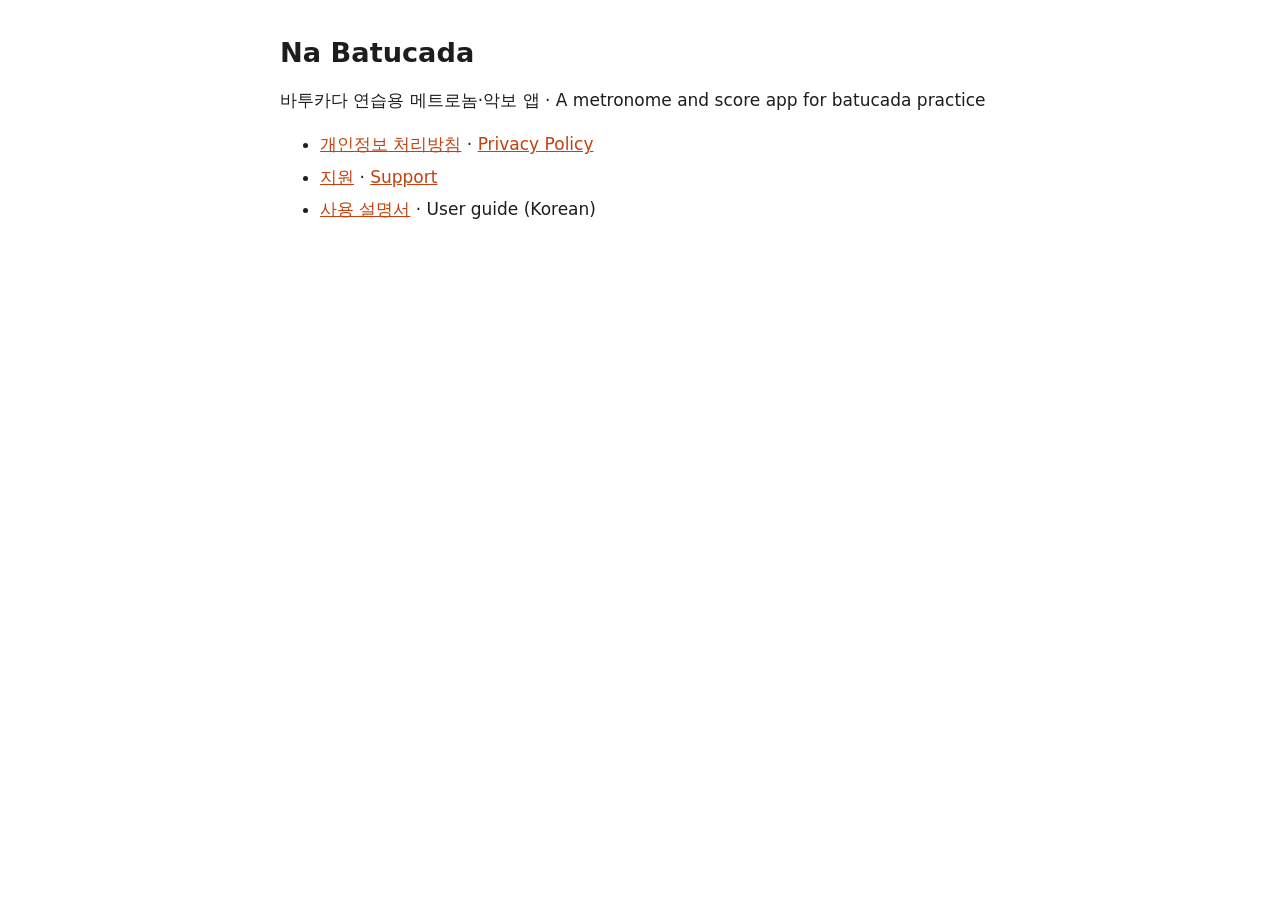
<file: index.html>
<!doctype html>
<html lang="ko">
<head>
<meta charset="utf-8">
<meta name="viewport" content="width=device-width, initial-scale=1">
<title>Na Batucada</title>
<link rel="stylesheet" href="style.css">
</head>
<body>
<main>
<h1>Na Batucada</h1>
<p>바투카다 연습용 메트로놈·악보 앱 · A metronome and score app for batucada practice</p>
<ul>
<li><a href="ko/privacy.html">개인정보 처리방침</a> · <a href="en/privacy.html">Privacy Policy</a></li>
<li><a href="ko/support.html">지원</a> · <a href="en/support.html">Support</a></li>
<li><a href="https://youngiggy.notion.site/Na-Batucada-41e4f502554a81fabba7cfc0841bd794">사용 설명서</a> · User guide (Korean)</li>
</ul>
</main>
</body>
</html>
</file>
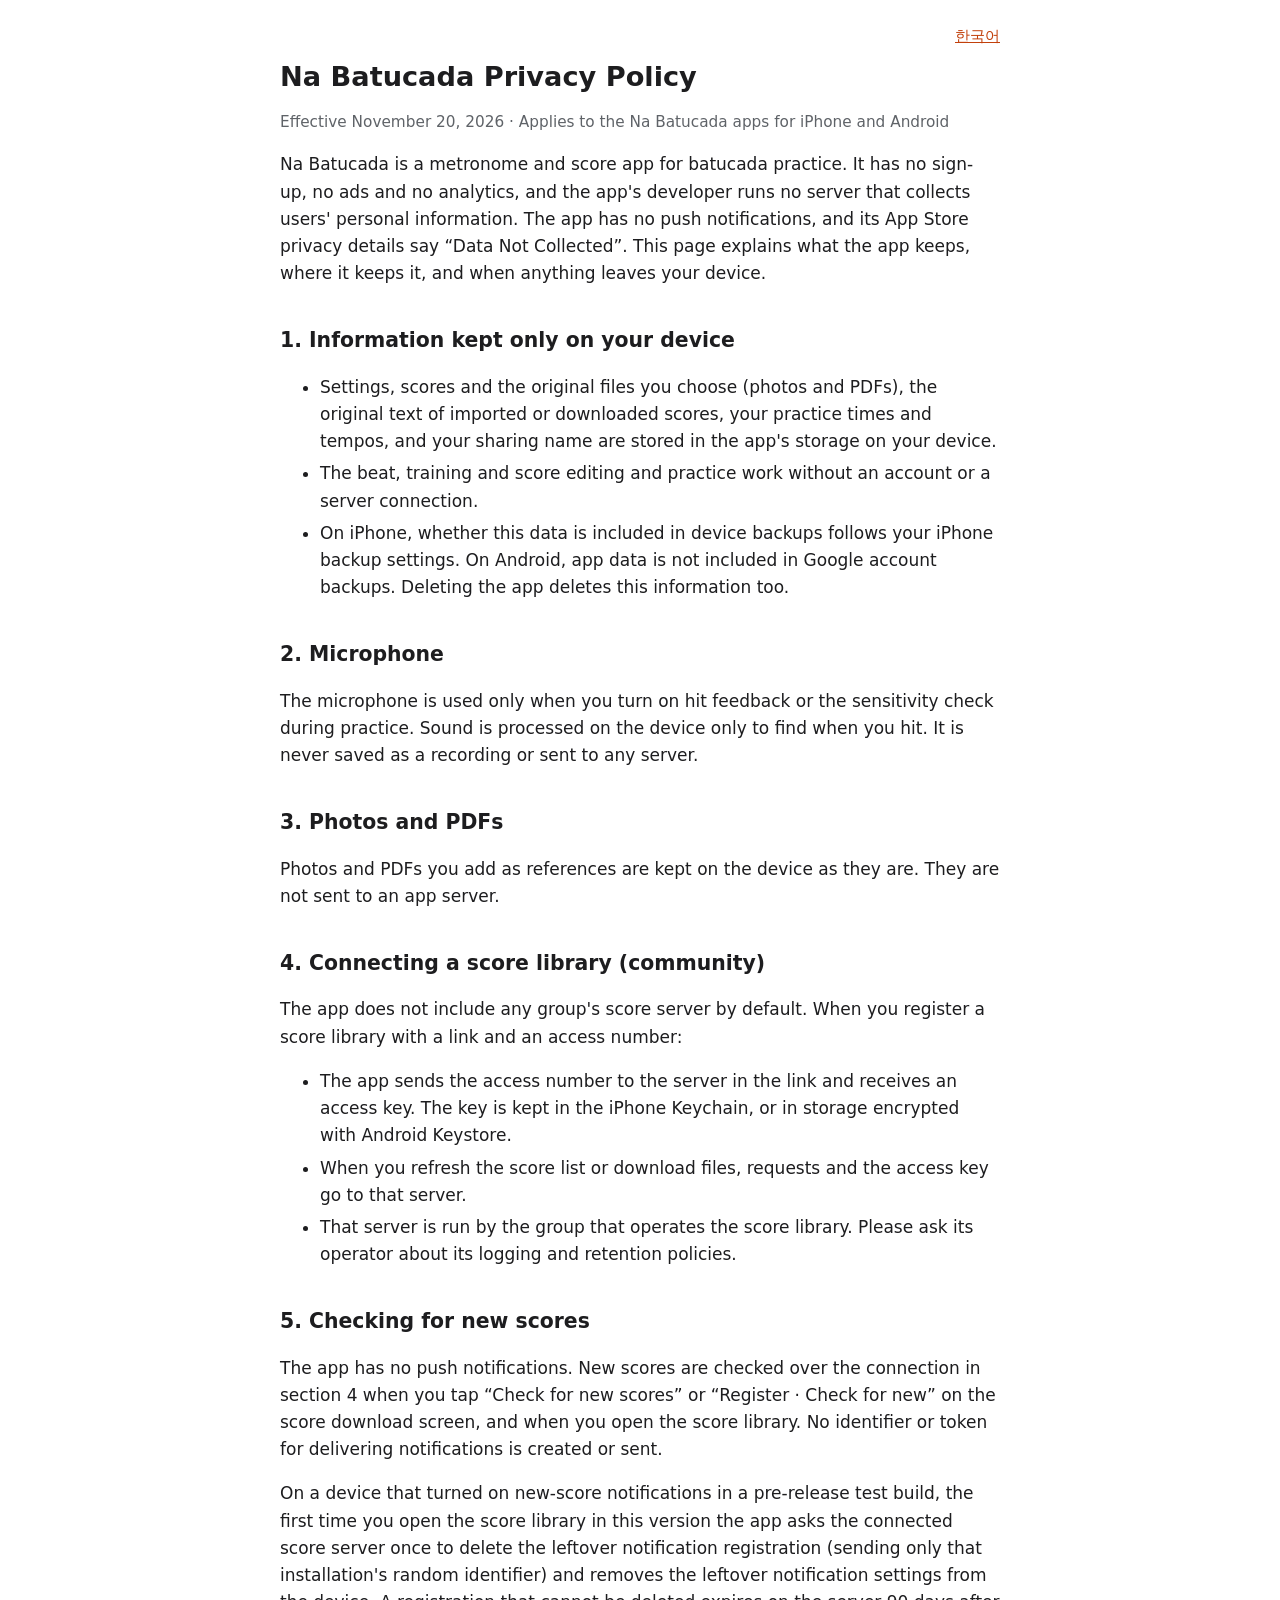
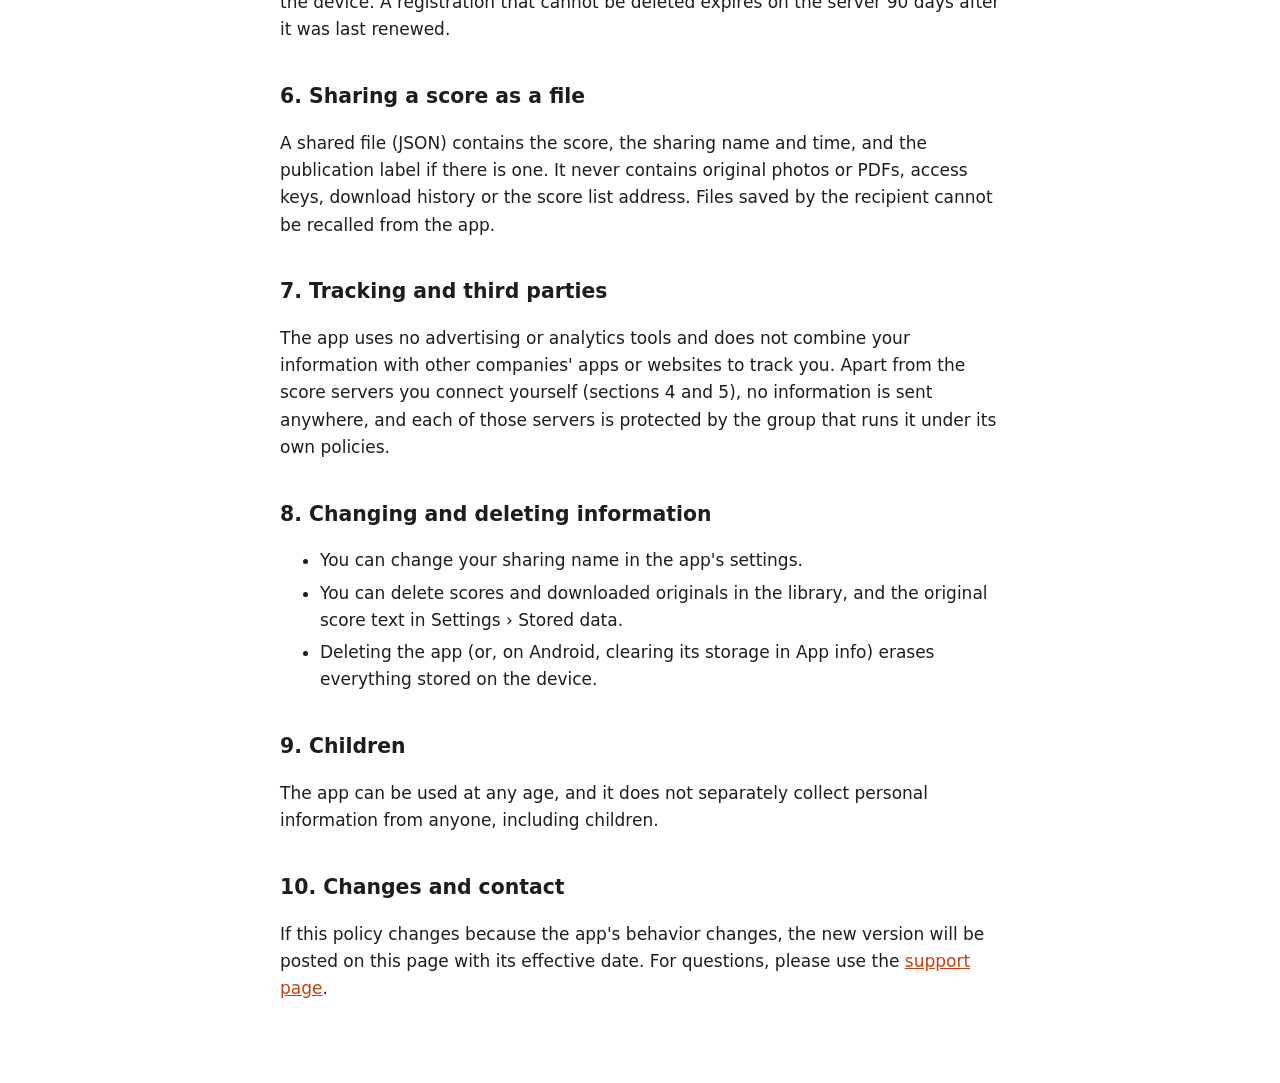
<file: en/privacy.html>
<!doctype html>
<html lang="en">
<head>
<meta charset="utf-8">
<meta name="viewport" content="width=device-width, initial-scale=1">
<title>Na Batucada Privacy Policy</title>
<link rel="stylesheet" href="../style.css">
</head>
<body>
<main>
<p class="lang"><a href="../ko/privacy.html" hreflang="ko">한국어</a></p>
<h1>Na Batucada Privacy Policy</h1>
<p class="meta">Effective November 20, 2026 · Applies to the Na Batucada apps for iPhone and Android</p>

<p>Na Batucada is a metronome and score app for batucada practice. It has no sign-up, no ads and no analytics, and the app's developer runs no server that collects users' personal information. The app has no push notifications, and its App Store privacy details say “Data Not Collected”. This page explains what the app keeps, where it keeps it, and when anything leaves your device.</p>

<h2>1. Information kept only on your device</h2>
<ul>
<li>Settings, scores and the original files you choose (photos and PDFs), the original text of imported or downloaded scores, your practice times and tempos, and your sharing name are stored in the app's storage on your device.</li>
<li>The beat, training and score editing and practice work without an account or a server connection.</li>
<li>On iPhone, whether this data is included in device backups follows your iPhone backup settings. On Android, app data is not included in Google account backups. Deleting the app deletes this information too.</li>
</ul>

<h2>2. Microphone</h2>
<p>The microphone is used only when you turn on hit feedback or the sensitivity check during practice. Sound is processed on the device only to find when you hit. It is never saved as a recording or sent to any server.</p>

<h2>3. Photos and PDFs</h2>
<p>Photos and PDFs you add as references are kept on the device as they are. They are not sent to an app server.</p>

<h2>4. Connecting a score library (community)</h2>
<p>The app does not include any group's score server by default. When you register a score library with a link and an access number:</p>
<ul>
<li>The app sends the access number to the server in the link and receives an access key. The key is kept in the iPhone Keychain, or in storage encrypted with Android Keystore.</li>
<li>When you refresh the score list or download files, requests and the access key go to that server.</li>
<li>That server is run by the group that operates the score library. Please ask its operator about its logging and retention policies.</li>
</ul>

<h2>5. Checking for new scores</h2>
<p>The app has no push notifications. New scores are checked over the connection in section 4 when you tap “Check for new scores” or “Register · Check for new” on the score download screen, and when you open the score library. No identifier or token for delivering notifications is created or sent.</p>
<p>On a device that turned on new-score notifications in a pre-release test build, the first time you open the score library in this version the app asks the connected score server once to delete the leftover notification registration (sending only that installation's random identifier) and removes the leftover notification settings from the device. A registration that cannot be deleted expires on the server 90 days after it was last renewed.</p>

<h2>6. Sharing a score as a file</h2>
<p>A shared file (JSON) contains the score, the sharing name and time, and the publication label if there is one. It never contains original photos or PDFs, access keys, download history or the score list address. Files saved by the recipient cannot be recalled from the app.</p>

<h2>7. Tracking and third parties</h2>
<p>The app uses no advertising or analytics tools and does not combine your information with other companies' apps or websites to track you. Apart from the score servers you connect yourself (sections 4 and 5), no information is sent anywhere, and each of those servers is protected by the group that runs it under its own policies.</p>

<h2>8. Changing and deleting information</h2>
<ul>
<li>You can change your sharing name in the app's settings.</li>
<li>You can delete scores and downloaded originals in the library, and the original score text in Settings › Stored data.</li>
<li>Deleting the app (or, on Android, clearing its storage in App info) erases everything stored on the device.</li>
</ul>

<h2>9. Children</h2>
<p>The app can be used at any age, and it does not separately collect personal information from anyone, including children.</p>

<h2>10. Changes and contact</h2>
<p>If this policy changes because the app's behavior changes, the new version will be posted on this page with its effective date. For questions, please use the <a href="support.html">support page</a>.</p>
</main>
</body>
</html>
</file>
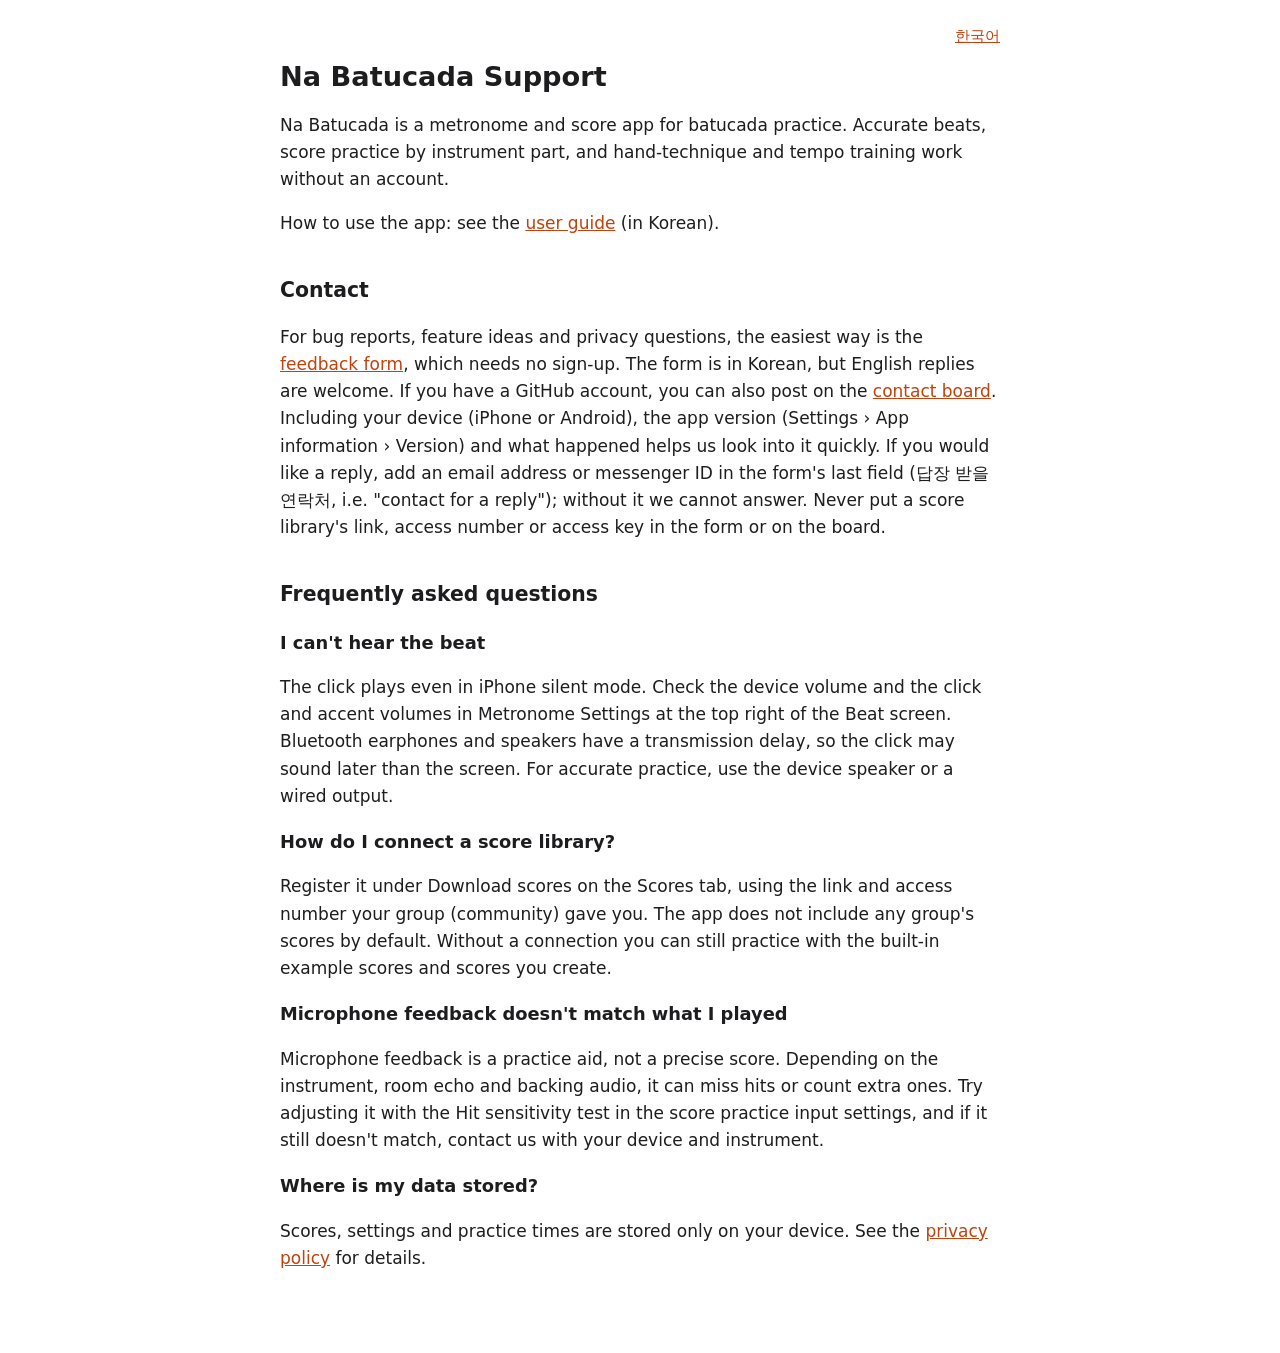
<file: en/support.html>
<!doctype html>
<html lang="en">
<head>
<meta charset="utf-8">
<meta name="viewport" content="width=device-width, initial-scale=1">
<title>Na Batucada Support</title>
<link rel="stylesheet" href="../style.css">
</head>
<body>
<main>
<p class="lang"><a href="../ko/support.html" hreflang="ko">한국어</a></p>
<h1>Na Batucada Support</h1>
<p>Na Batucada is a metronome and score app for batucada practice. Accurate beats, score practice by instrument part, and hand-technique and tempo training work without an account.</p>

<p>How to use the app: see the <a href="https://youngiggy.notion.site/Na-Batucada-41e4f502554a81fabba7cfc0841bd794">user guide</a> (in Korean).</p>

<h2>Contact</h2>
<p>For bug reports, feature ideas and privacy questions, the easiest way is the <a href="https://forms.gle/DdrC3rb6hf7KLn8n7">feedback form</a>, which needs no sign-up. The form is in Korean, but English replies are welcome. If you have a GitHub account, you can also post on the <a href="https://github.com/youngiggy/na-batucada-site/issues">contact board</a>. Including your device (iPhone or Android), the app version (Settings › App information › Version) and what happened helps us look into it quickly. If you would like a reply, add an email address or messenger ID in the form's last field (답장 받을 연락처, i.e. "contact for a reply"); without it we cannot answer. Never put a score library's link, access number or access key in the form or on the board.</p>

<h2>Frequently asked questions</h2>
<h3>I can't hear the beat</h3>
<p>The click plays even in iPhone silent mode. Check the device volume and the click and accent volumes in Metronome Settings at the top right of the Beat screen. Bluetooth earphones and speakers have a transmission delay, so the click may sound later than the screen. For accurate practice, use the device speaker or a wired output.</p>
<h3>How do I connect a score library?</h3>
<p>Register it under Download scores on the Scores tab, using the link and access number your group (community) gave you. The app does not include any group's scores by default. Without a connection you can still practice with the built-in example scores and scores you create.</p>
<h3>Microphone feedback doesn't match what I played</h3>
<p>Microphone feedback is a practice aid, not a precise score. Depending on the instrument, room echo and backing audio, it can miss hits or count extra ones. Try adjusting it with the Hit sensitivity test in the score practice input settings, and if it still doesn't match, contact us with your device and instrument.</p>
<h3>Where is my data stored?</h3>
<p>Scores, settings and practice times are stored only on your device. See the <a href="privacy.html">privacy policy</a> for details.</p>
</main>
</body>
</html>
</file>
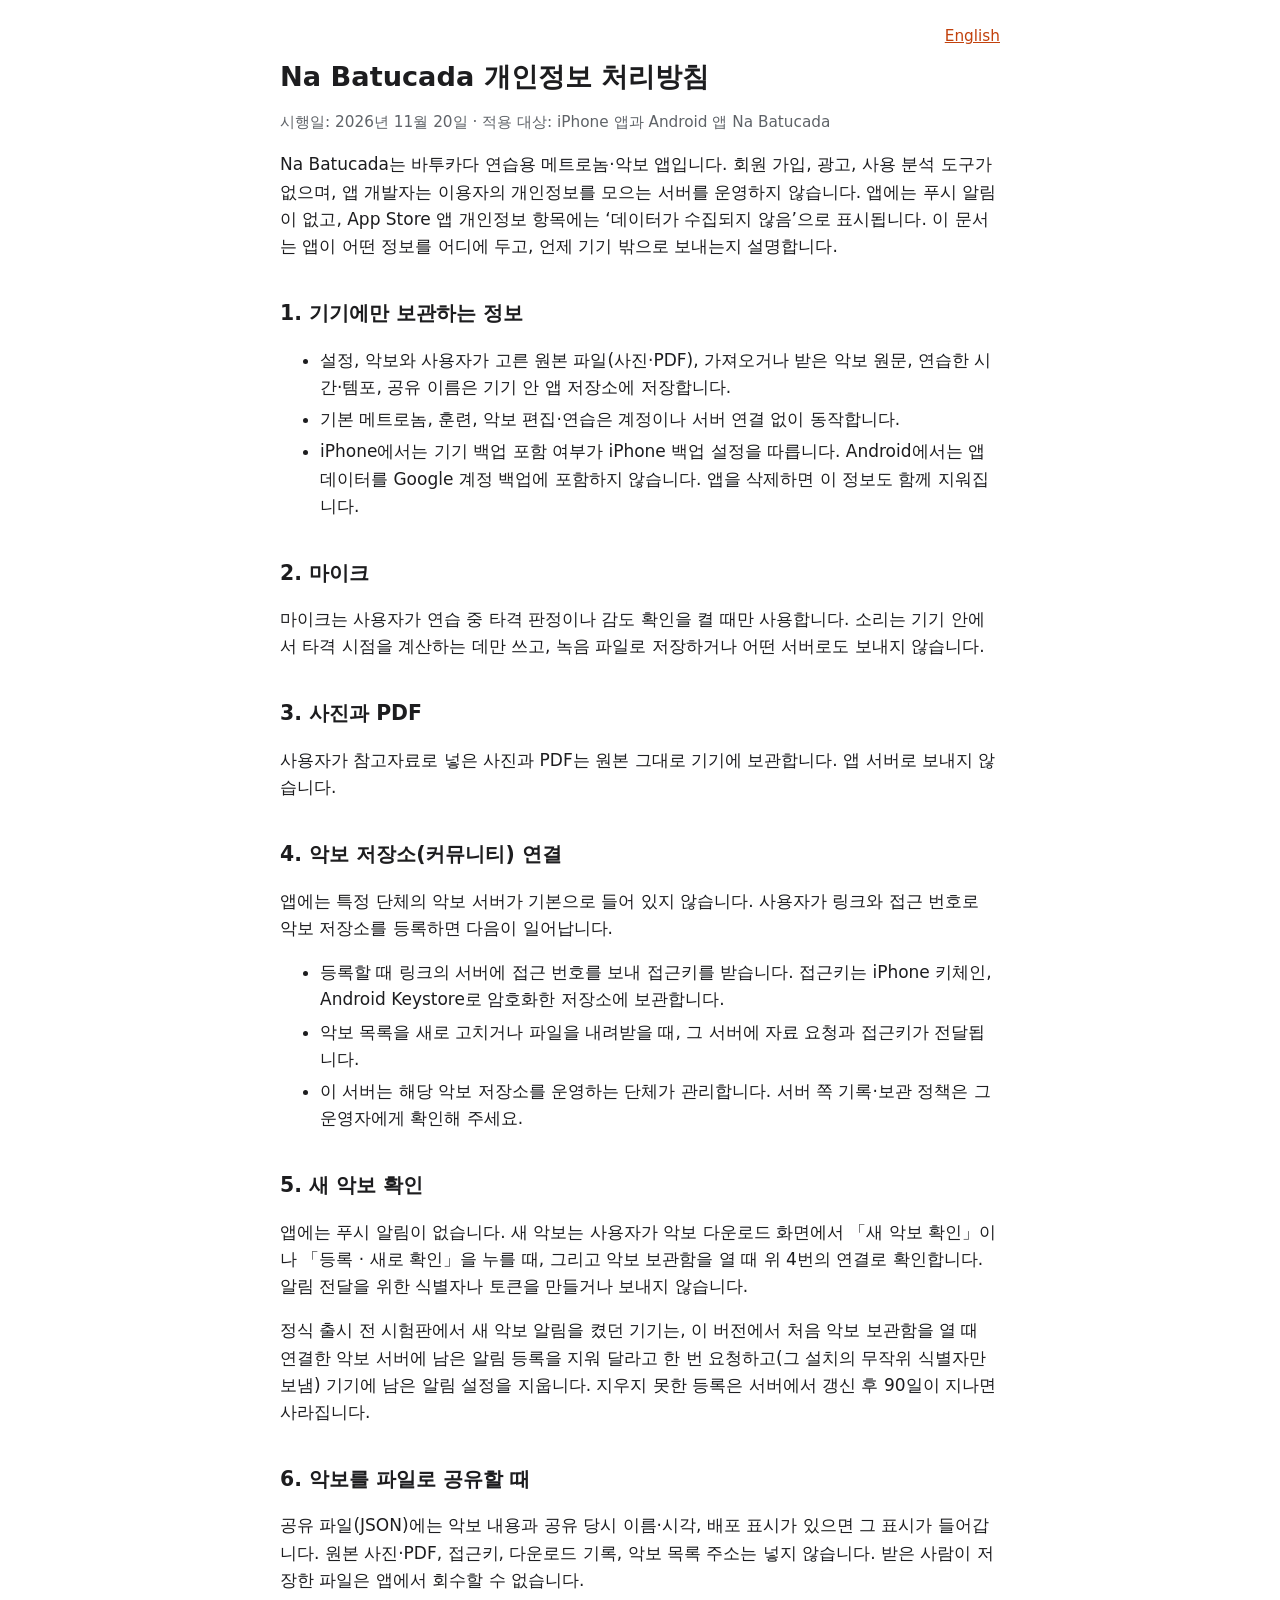
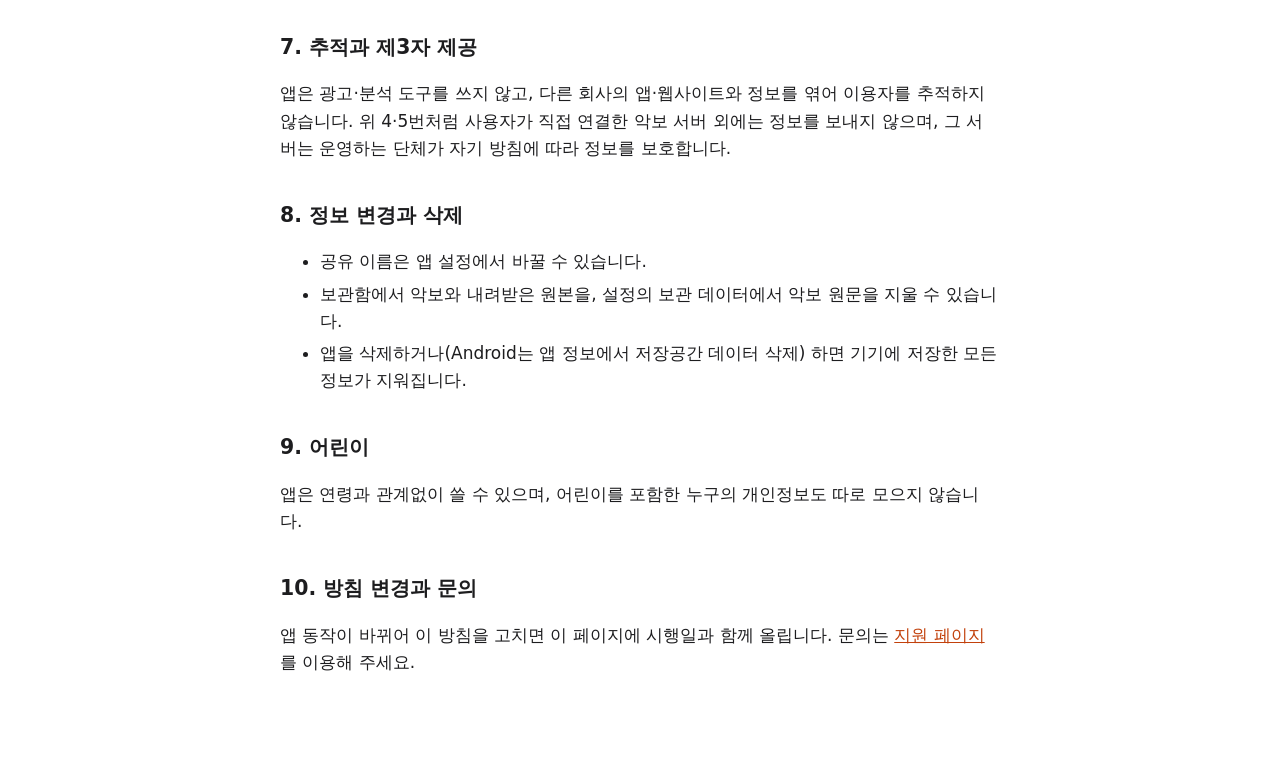
<file: ko/privacy.html>
<!doctype html>
<html lang="ko">
<head>
<meta charset="utf-8">
<meta name="viewport" content="width=device-width, initial-scale=1">
<title>Na Batucada 개인정보 처리방침</title>
<link rel="stylesheet" href="../style.css">
</head>
<body>
<main>
<p class="lang"><a href="../en/privacy.html" hreflang="en">English</a></p>
<h1>Na Batucada 개인정보 처리방침</h1>
<p class="meta">시행일: 2026년 11월 20일 · 적용 대상: iPhone 앱과 Android 앱 Na Batucada</p>

<p>Na Batucada는 바투카다 연습용 메트로놈·악보 앱입니다. 회원 가입, 광고, 사용 분석 도구가 없으며, 앱 개발자는 이용자의 개인정보를 모으는 서버를 운영하지 않습니다. 앱에는 푸시 알림이 없고, App Store 앱 개인정보 항목에는 ‘데이터가 수집되지 않음’으로 표시됩니다. 이 문서는 앱이 어떤 정보를 어디에 두고, 언제 기기 밖으로 보내는지 설명합니다.</p>

<h2>1. 기기에만 보관하는 정보</h2>
<ul>
<li>설정, 악보와 사용자가 고른 원본 파일(사진·PDF), 가져오거나 받은 악보 원문, 연습한 시간·템포, 공유 이름은 기기 안 앱 저장소에 저장합니다.</li>
<li>기본 메트로놈, 훈련, 악보 편집·연습은 계정이나 서버 연결 없이 동작합니다.</li>
<li>iPhone에서는 기기 백업 포함 여부가 iPhone 백업 설정을 따릅니다. Android에서는 앱 데이터를 Google 계정 백업에 포함하지 않습니다. 앱을 삭제하면 이 정보도 함께 지워집니다.</li>
</ul>

<h2>2. 마이크</h2>
<p>마이크는 사용자가 연습 중 타격 판정이나 감도 확인을 켤 때만 사용합니다. 소리는 기기 안에서 타격 시점을 계산하는 데만 쓰고, 녹음 파일로 저장하거나 어떤 서버로도 보내지 않습니다.</p>

<h2>3. 사진과 PDF</h2>
<p>사용자가 참고자료로 넣은 사진과 PDF는 원본 그대로 기기에 보관합니다. 앱 서버로 보내지 않습니다.</p>

<h2>4. 악보 저장소(커뮤니티) 연결</h2>
<p>앱에는 특정 단체의 악보 서버가 기본으로 들어 있지 않습니다. 사용자가 링크와 접근 번호로 악보 저장소를 등록하면 다음이 일어납니다.</p>
<ul>
<li>등록할 때 링크의 서버에 접근 번호를 보내 접근키를 받습니다. 접근키는 iPhone 키체인, Android Keystore로 암호화한 저장소에 보관합니다.</li>
<li>악보 목록을 새로 고치거나 파일을 내려받을 때, 그 서버에 자료 요청과 접근키가 전달됩니다.</li>
<li>이 서버는 해당 악보 저장소를 운영하는 단체가 관리합니다. 서버 쪽 기록·보관 정책은 그 운영자에게 확인해 주세요.</li>
</ul>

<h2>5. 새 악보 확인</h2>
<p>앱에는 푸시 알림이 없습니다. 새 악보는 사용자가 악보 다운로드 화면에서 「새 악보 확인」이나 「등록 · 새로 확인」을 누를 때, 그리고 악보 보관함을 열 때 위 4번의 연결로 확인합니다. 알림 전달을 위한 식별자나 토큰을 만들거나 보내지 않습니다.</p>
<p>정식 출시 전 시험판에서 새 악보 알림을 켰던 기기는, 이 버전에서 처음 악보 보관함을 열 때 연결한 악보 서버에 남은 알림 등록을 지워 달라고 한 번 요청하고(그 설치의 무작위 식별자만 보냄) 기기에 남은 알림 설정을 지웁니다. 지우지 못한 등록은 서버에서 갱신 후 90일이 지나면 사라집니다.</p>

<h2>6. 악보를 파일로 공유할 때</h2>
<p>공유 파일(JSON)에는 악보 내용과 공유 당시 이름·시각, 배포 표시가 있으면 그 표시가 들어갑니다. 원본 사진·PDF, 접근키, 다운로드 기록, 악보 목록 주소는 넣지 않습니다. 받은 사람이 저장한 파일은 앱에서 회수할 수 없습니다.</p>

<h2>7. 추적과 제3자 제공</h2>
<p>앱은 광고·분석 도구를 쓰지 않고, 다른 회사의 앱·웹사이트와 정보를 엮어 이용자를 추적하지 않습니다. 위 4·5번처럼 사용자가 직접 연결한 악보 서버 외에는 정보를 보내지 않으며, 그 서버는 운영하는 단체가 자기 방침에 따라 정보를 보호합니다.</p>

<h2>8. 정보 변경과 삭제</h2>
<ul>
<li>공유 이름은 앱 설정에서 바꿀 수 있습니다.</li>
<li>보관함에서 악보와 내려받은 원본을, 설정의 보관 데이터에서 악보 원문을 지울 수 있습니다.</li>
<li>앱을 삭제하거나(Android는 앱 정보에서 저장공간 데이터 삭제) 하면 기기에 저장한 모든 정보가 지워집니다.</li>
</ul>

<h2>9. 어린이</h2>
<p>앱은 연령과 관계없이 쓸 수 있으며, 어린이를 포함한 누구의 개인정보도 따로 모으지 않습니다.</p>

<h2>10. 방침 변경과 문의</h2>
<p>앱 동작이 바뀌어 이 방침을 고치면 이 페이지에 시행일과 함께 올립니다. 문의는 <a href="support.html">지원 페이지</a>를 이용해 주세요.</p>
</main>
</body>
</html>
</file>
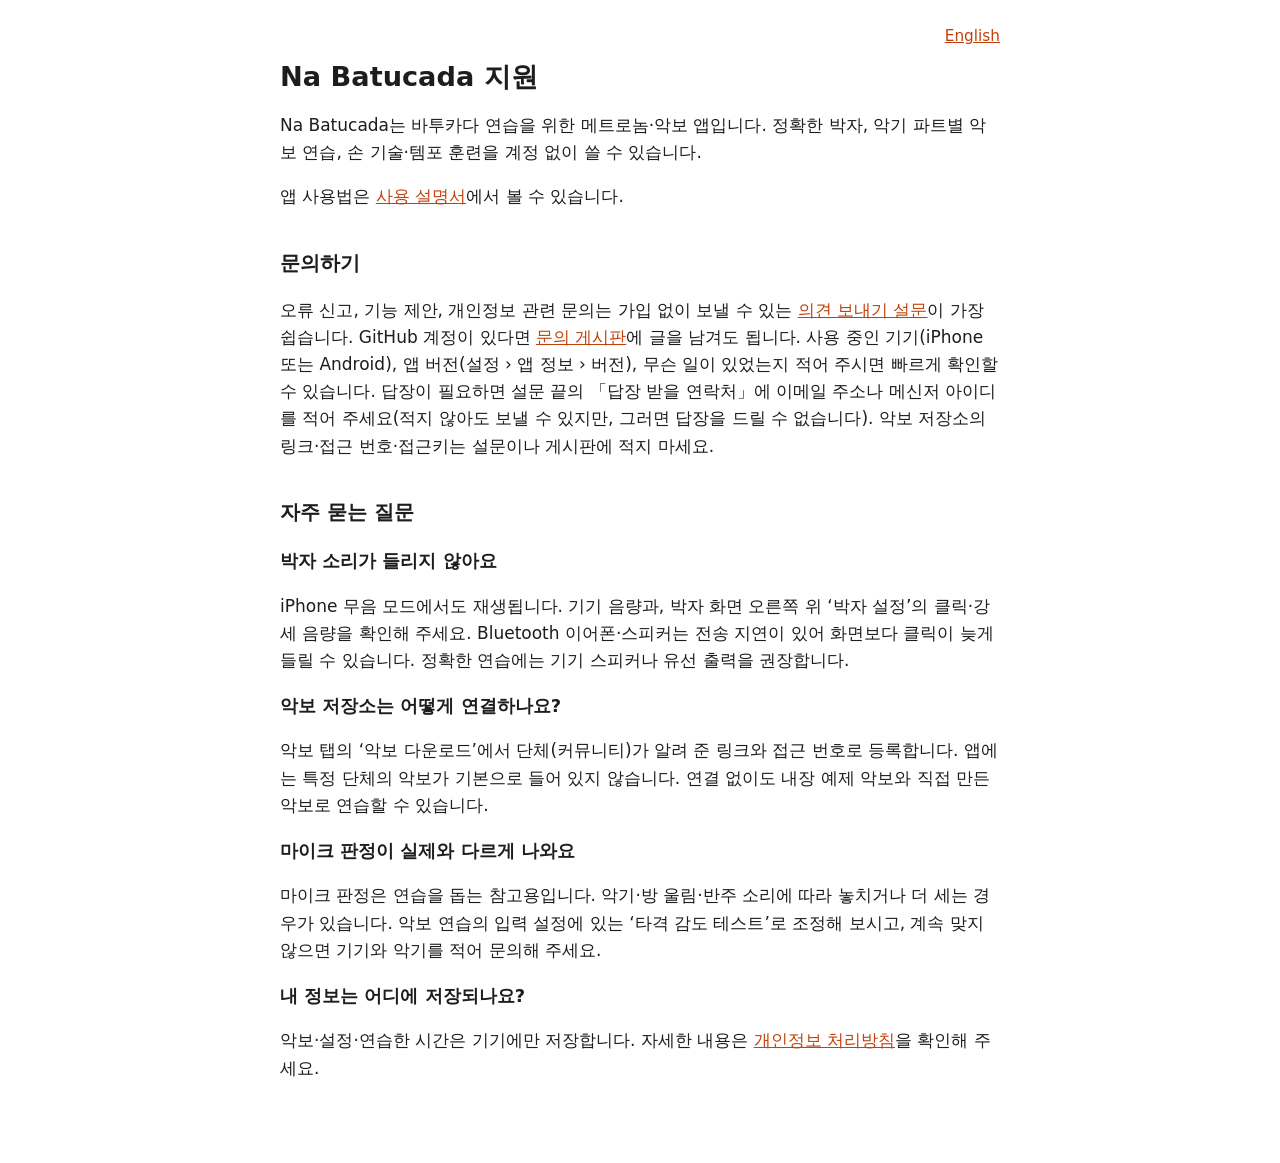
<file: ko/support.html>
<!doctype html>
<html lang="ko">
<head>
<meta charset="utf-8">
<meta name="viewport" content="width=device-width, initial-scale=1">
<title>Na Batucada 지원</title>
<link rel="stylesheet" href="../style.css">
</head>
<body>
<main>
<p class="lang"><a href="../en/support.html" hreflang="en">English</a></p>
<h1>Na Batucada 지원</h1>
<p>Na Batucada는 바투카다 연습을 위한 메트로놈·악보 앱입니다. 정확한 박자, 악기 파트별 악보 연습, 손 기술·템포 훈련을 계정 없이 쓸 수 있습니다.</p>

<p>앱 사용법은 <a href="https://youngiggy.notion.site/Na-Batucada-41e4f502554a81fabba7cfc0841bd794">사용 설명서</a>에서 볼 수 있습니다.</p>

<h2>문의하기</h2>
<p>오류 신고, 기능 제안, 개인정보 관련 문의는 가입 없이 보낼 수 있는 <a href="https://forms.gle/DdrC3rb6hf7KLn8n7">의견 보내기 설문</a>이 가장 쉽습니다. GitHub 계정이 있다면 <a href="https://github.com/youngiggy/na-batucada-site/issues">문의 게시판</a>에 글을 남겨도 됩니다. 사용 중인 기기(iPhone 또는 Android), 앱 버전(설정 › 앱 정보 › 버전), 무슨 일이 있었는지 적어 주시면 빠르게 확인할 수 있습니다. 답장이 필요하면 설문 끝의 「답장 받을 연락처」에 이메일 주소나 메신저 아이디를 적어 주세요(적지 않아도 보낼 수 있지만, 그러면 답장을 드릴 수 없습니다). 악보 저장소의 링크·접근 번호·접근키는 설문이나 게시판에 적지 마세요.</p>

<h2>자주 묻는 질문</h2>
<h3>박자 소리가 들리지 않아요</h3>
<p>iPhone 무음 모드에서도 재생됩니다. 기기 음량과, 박자 화면 오른쪽 위 ‘박자 설정’의 클릭·강세 음량을 확인해 주세요. Bluetooth 이어폰·스피커는 전송 지연이 있어 화면보다 클릭이 늦게 들릴 수 있습니다. 정확한 연습에는 기기 스피커나 유선 출력을 권장합니다.</p>
<h3>악보 저장소는 어떻게 연결하나요?</h3>
<p>악보 탭의 ‘악보 다운로드’에서 단체(커뮤니티)가 알려 준 링크와 접근 번호로 등록합니다. 앱에는 특정 단체의 악보가 기본으로 들어 있지 않습니다. 연결 없이도 내장 예제 악보와 직접 만든 악보로 연습할 수 있습니다.</p>
<h3>마이크 판정이 실제와 다르게 나와요</h3>
<p>마이크 판정은 연습을 돕는 참고용입니다. 악기·방 울림·반주 소리에 따라 놓치거나 더 세는 경우가 있습니다. 악보 연습의 입력 설정에 있는 ‘타격 감도 테스트’로 조정해 보시고, 계속 맞지 않으면 기기와 악기를 적어 문의해 주세요.</p>
<h3>내 정보는 어디에 저장되나요?</h3>
<p>악보·설정·연습한 시간은 기기에만 저장합니다. 자세한 내용은 <a href="privacy.html">개인정보 처리방침</a>을 확인해 주세요.</p>
</main>
</body>
</html>
</file>
<file: style.css>
:root { color-scheme: light dark; --text: #1d1d1f; --muted: #5f6368; --bg: #ffffff; --accent: #c2410c; }
@media (prefers-color-scheme: dark) { :root { --text: #f2f2f2; --muted: #a8a8a8; --bg: #141414; --accent: #fb923c; } }
body { margin: 0; background: var(--bg); color: var(--text); font: 17px/1.6 -apple-system, "Apple SD Gothic Neo", "Noto Sans KR", system-ui, sans-serif; }
main { max-width: 720px; margin: 0 auto; padding: 24px 16px 64px; }
h1 { font-size: 1.6em; line-height: 1.3; margin: 0.4em 0; }
h2 { font-size: 1.2em; margin-top: 1.8em; }
h3 { font-size: 1.05em; margin-bottom: 0.2em; }
a { color: var(--accent); }
.meta, .lang { color: var(--muted); font-size: 0.9em; }
.lang { text-align: right; margin: 0; }
li { margin: 0.3em 0; }
</file>
